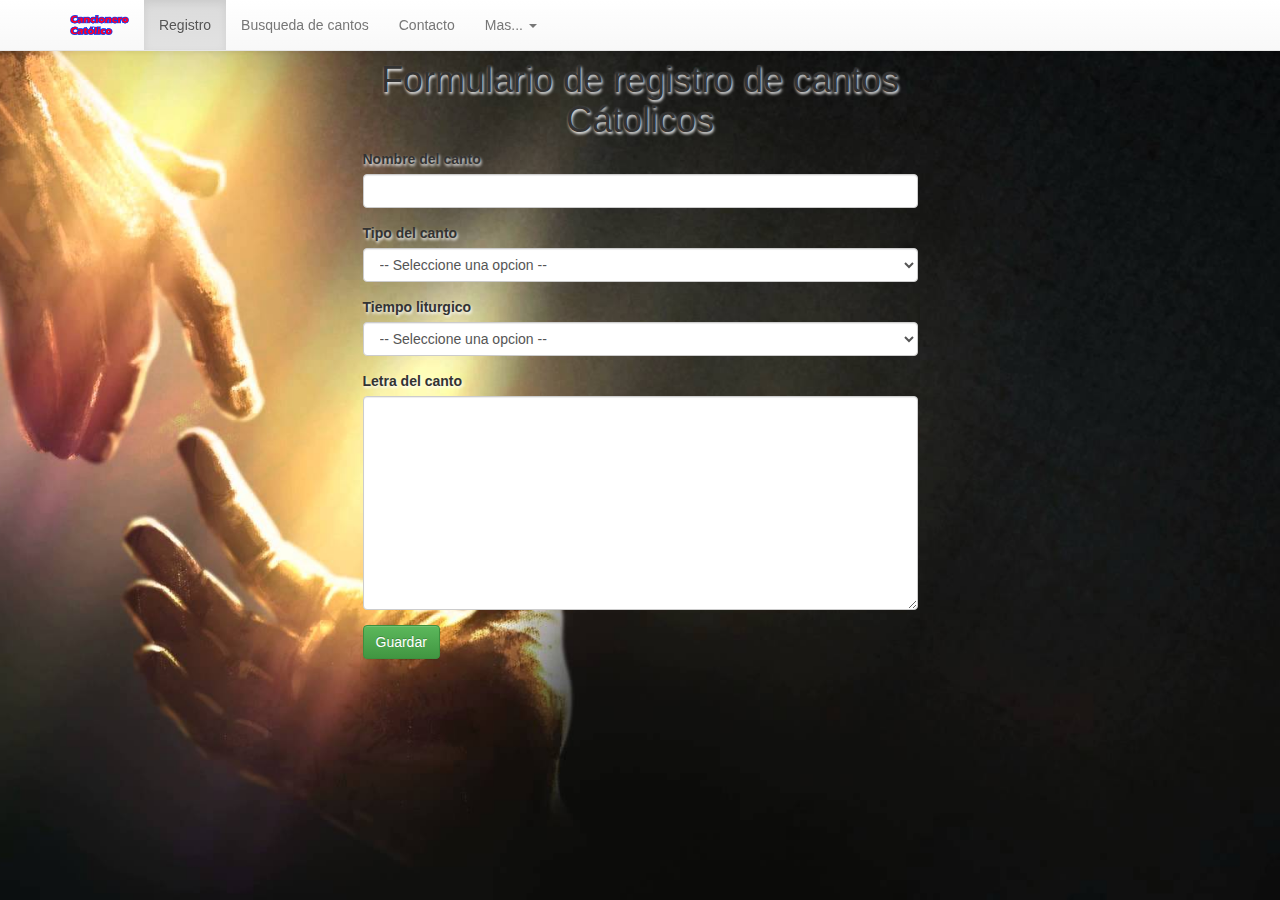
<file: index.html>
<!DOCTYPE html>
<html lang="es">
<head>
	<meta charset="UTF-8">
	<title>Cancionero Cátolico</title>
	<meta name="viewport" content="width=device-width, initial-scale=1">
  <link rel="icon" type="image/png" href="images/favicon.png">
	<link rel="stylesheet" href="css/bootstrap.css">
	<link rel="stylesheet" href="css/bootstrap-theme.css">
	<link rel="stylesheet" href="css/style.css">
	<script src="js/jquery-3.2.1.min.js"></script>
	<script src="js/bootstrap.js"></script>

</head>
<body>
	<div class="container">

     <!-- Fixed navbar -->
    <nav class="navbar navbar-default navbar-fixed-top">
      <div class="container">
        <div class="navbar-header">
          <button type="button" class="navbar-toggle collapsed" data-toggle="collapse" data-target="#navbar" aria-expanded="false" aria-controls="navbar">
            <span class="sr-only">Toggle navigation</span>
            <span class="icon-bar"></span>
            <span class="icon-bar"></span>
            <span class="icon-bar"></span>
          </button>
          <a class="navbar-brand" href="#"><img src="images/logo.png" alt=""></a>
        </div>
        <div id="navbar" class="navbar-collapse collapse">
          <ul class="nav navbar-nav">
            <li class="active"><a href="#">Registro</a></li>
            <li><a href="modulos/consultas/busqueda.php">Busqueda de cantos</a></li>
            <li><a href="modulos/contacto/contacto.html">Contacto</a></li>
            <li class="dropdown">
              <a href="#" class="dropdown-toggle" data-toggle="dropdown" role="button" aria-haspopup="true" aria-expanded="false">Mas... <span class="caret"></span></a>
              <ul class="dropdown-menu">
                <li><a href="modulos/consultas/editar.php">Editar Cantos</a></li>
                <li><a href="modulos/consultas/eliminar.php">Eliminar Cantos</a></li>
                <li><a href="modulos/upload/music.php">Subir Audios de cantos</a></li>
                <li role="separator" class="divider"></li>
                <li class="dropdown-header">Tambien puedes:</li>
                <li><a href="#">Ver Esquema rapidos</a></li>
                <li><a href="#">Ver Biblioteca de Esquemas</a></li>
              </ul>
            </li>
          </ul>
        </div><!--/.nav-collapse -->
      </div>
    </nav>
	<br><br>
		<div class="row">
			<div class="col-md-offset-3 col-md-6">
			<h1 class="text-center">Formulario de registro de cantos Cátolicos</h1>
				<form method="post" action="modulos/consultas/registro.php">
					<div class="form-group">
					<label for="">Nombre del canto</label>
					<input type="text" name="nombre" class="form-control" required>
					</div>

					<div class="form-group">
					<label for="">Tipo del canto</label>
					<select class="form-control" name="tipo" required>
					<option value="">-- Seleccione una opcion --</option>
    				<option value="Cantos de Adoración">Cantos de Adoración</option>
    				<option value="Cantos Euncaristicos">Cantos Euncaristicos</option>
    				<option value="Cantos de Animación">Cantos de Animación</option>
    				<option value="Cantos liturgico">Cantos Liturgico</option>
  					</select>
					</div>

					<div class="form-group">
					<label for="">Tiempo liturgico</label>
					<select class="form-control" name="tiempo" required>
					<option value="">-- Seleccione una opcion --</option>
    				<option value="No litúrgico">No litúrgico</option>
    				<option value="Tiempo de Adviento">Tiempo de Adviento</option>
    				<option value="Tiempo de Navidad">Tiempo de Navidad</option>
    				<option value="Tiempo de Cuaresma">Tiempo de Cuaresma</option>
    				<option value="Tiempo de Pascua">Tiempo de Pascua</option>
    				<option value="Tiempo Ordinario">Tiempo Ordinario</option>
  					</select>
					</div>

					<div class="form-group">
					<label for="">Letra del canto</label><br>
					<textarea class="form-control" name="letra" id="editor1" rows="10" cols="75" required></textarea>

					</div>
					<input type="submit" value="Guardar" class="btn btn-success"><br><br>
				</form>
			</div>
		</div>
	</div>
</body>
</html>
</file>
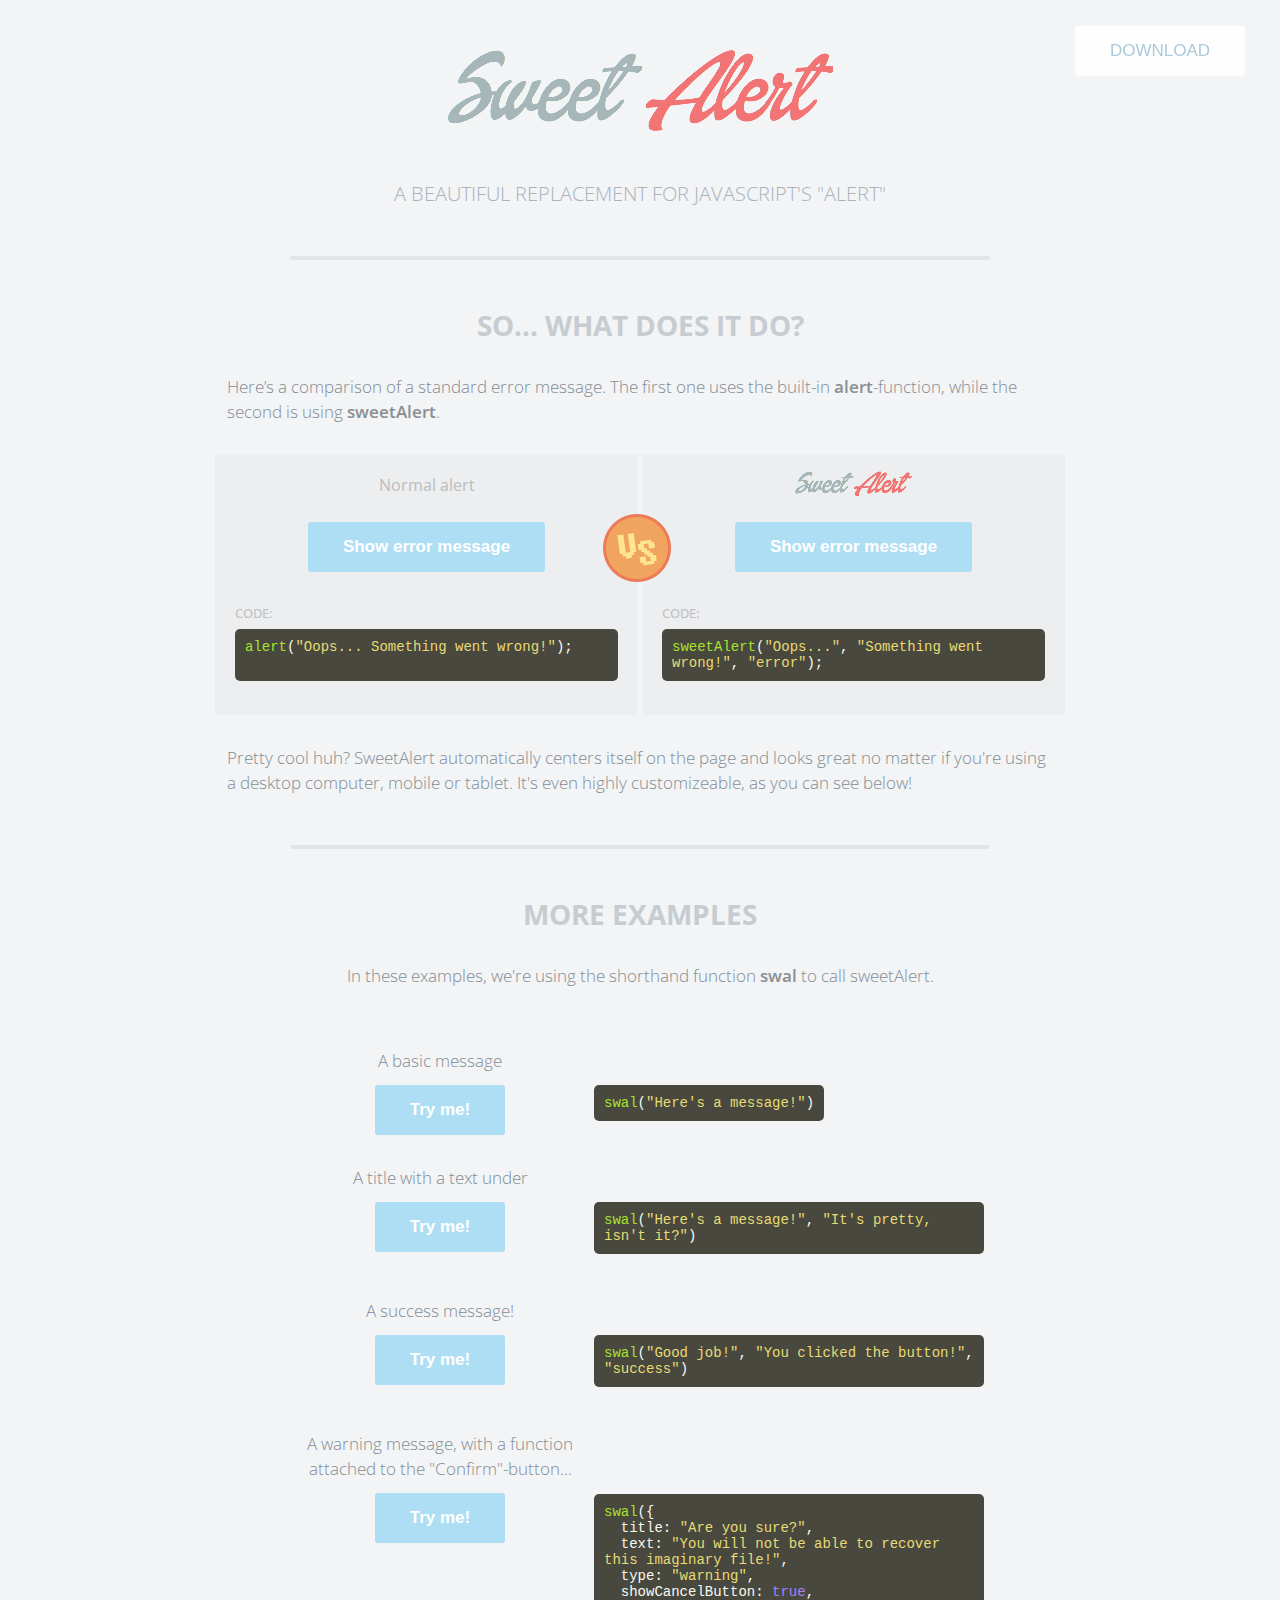
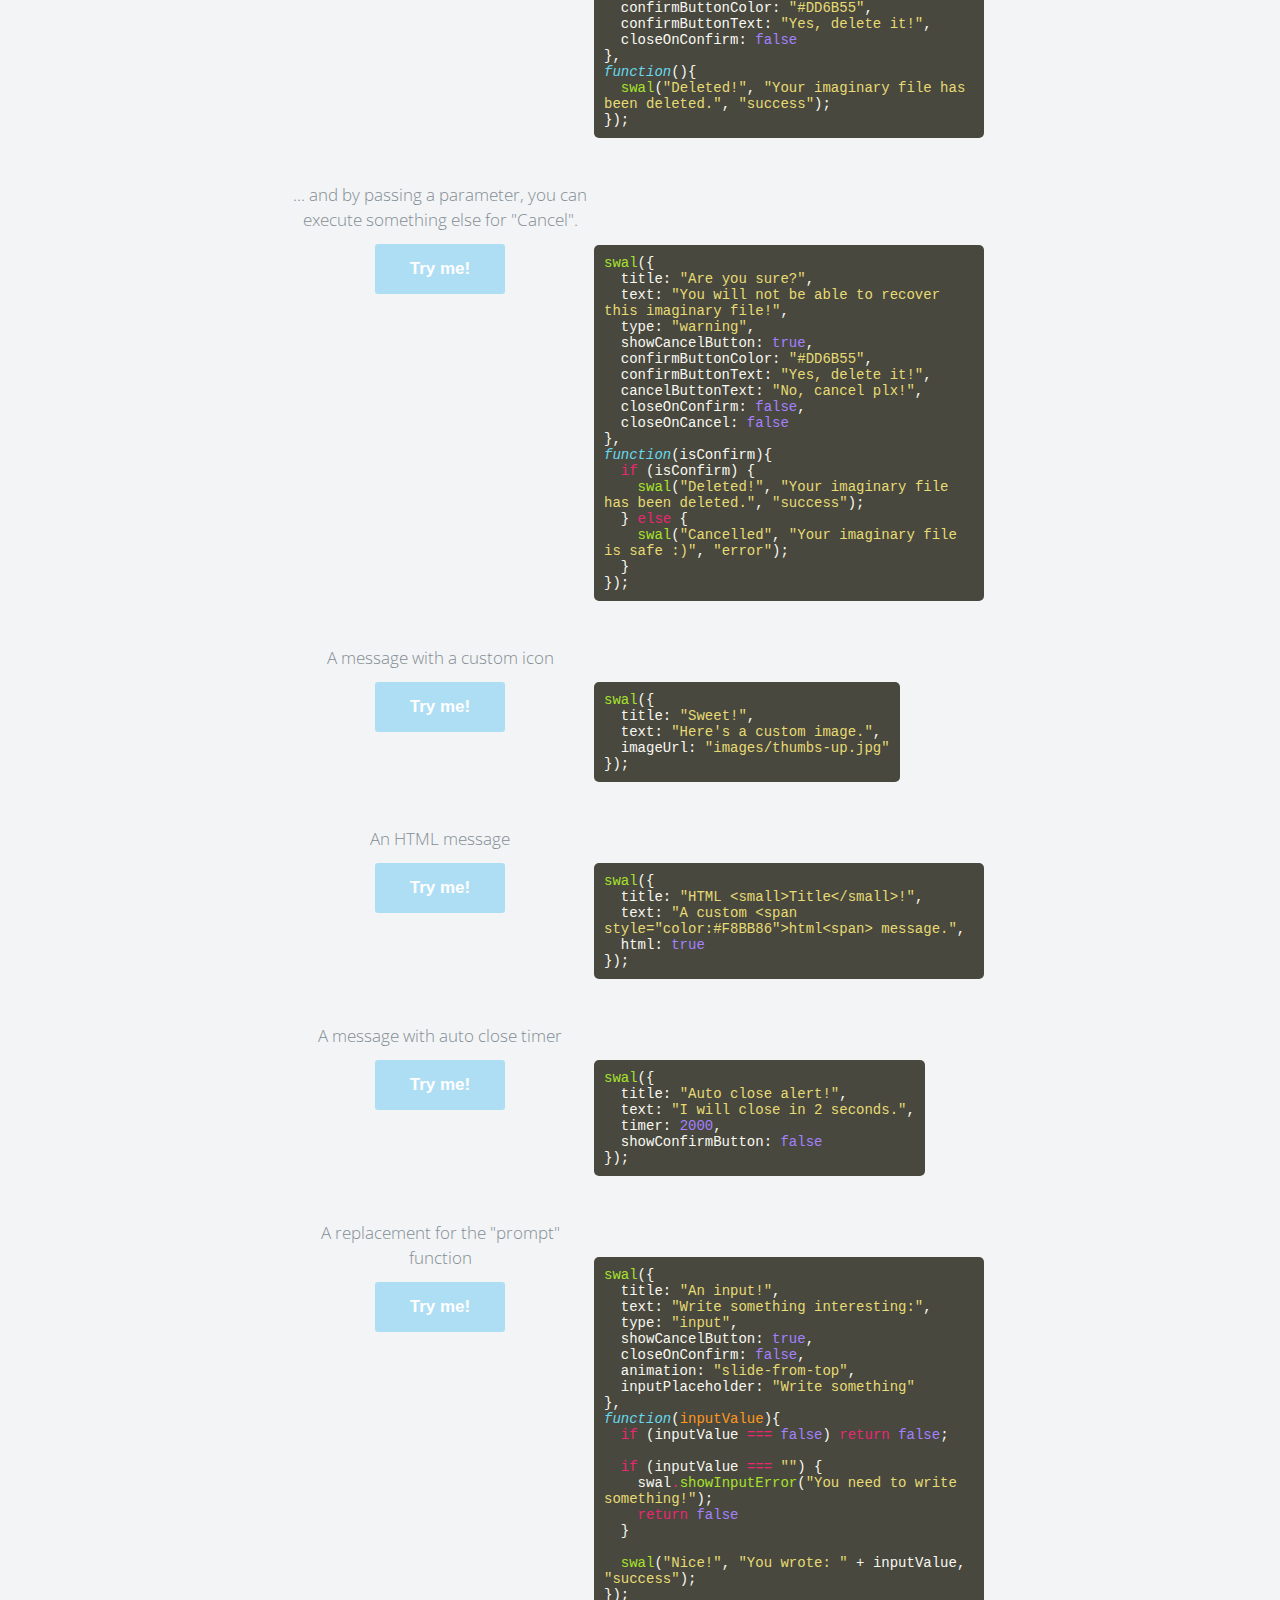
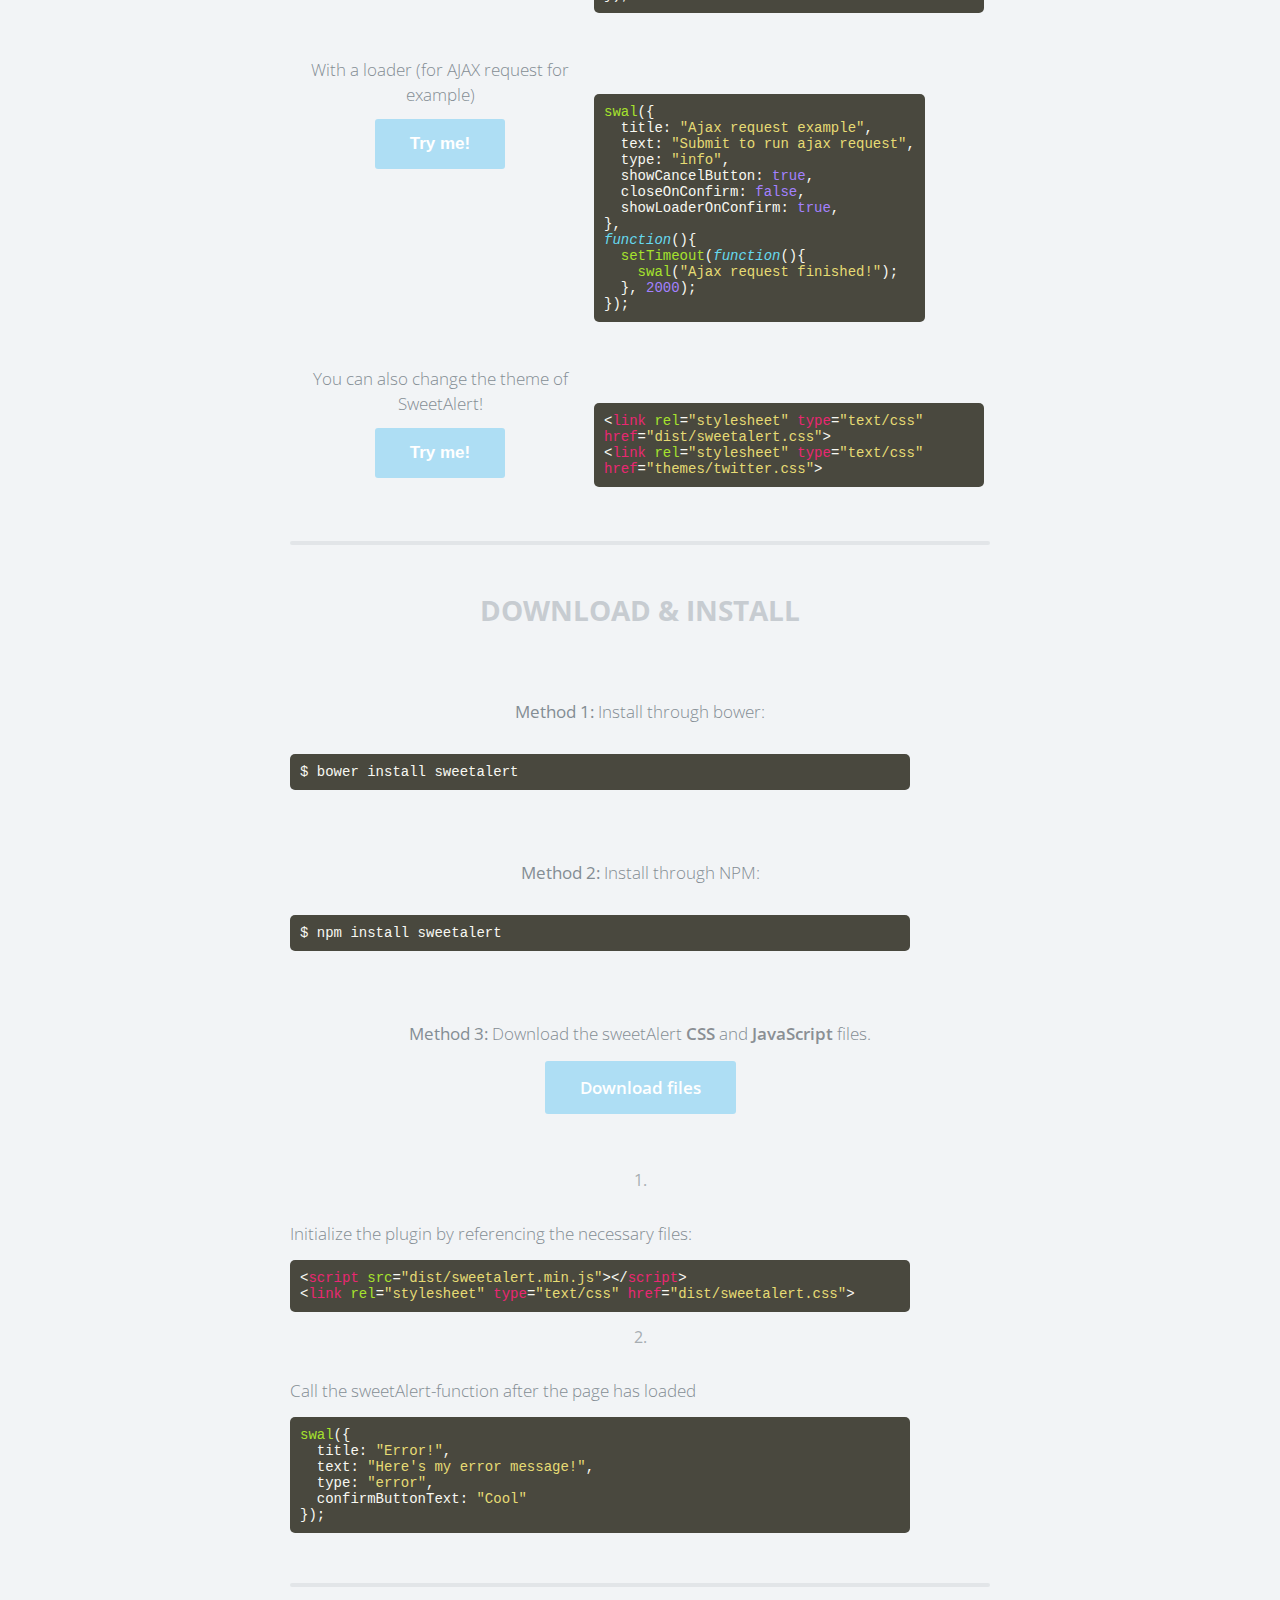
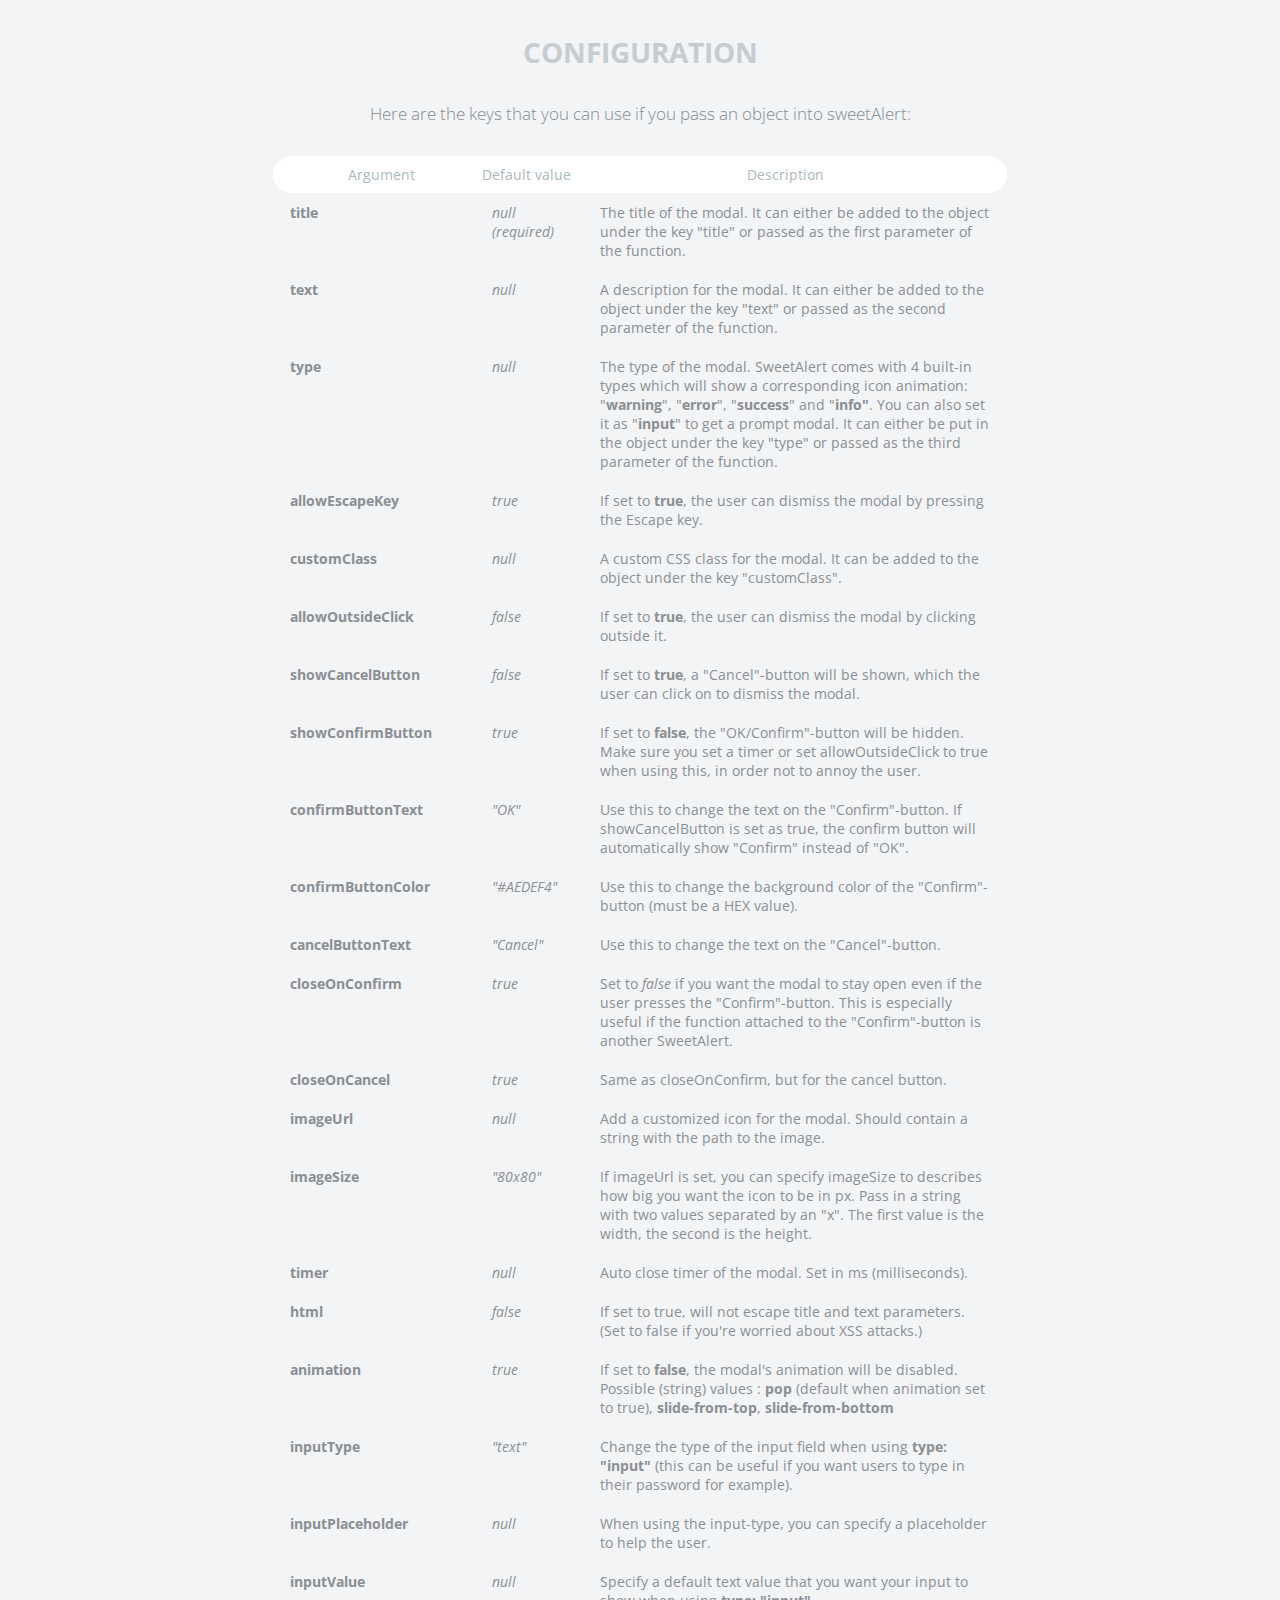
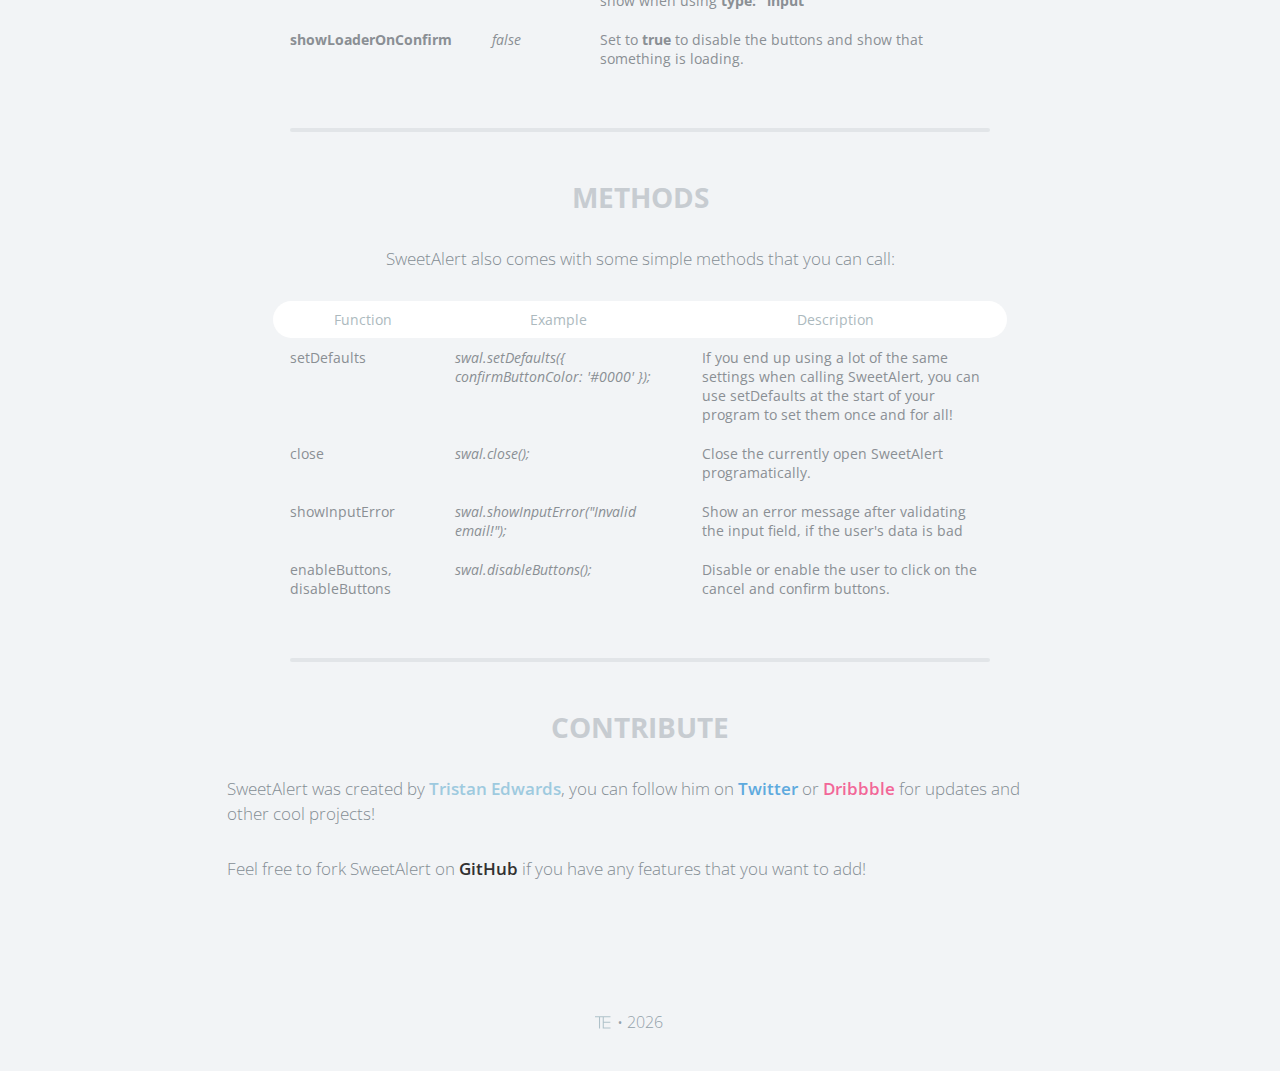
<file: sweetalert/index.html>
<!doctype html>

<html>

<head>
  <meta charset="utf-8">
  <meta name="viewport" content="width=device-width, initial-scale=1, maximum-scale=1, user-scalable=0" />
  <title>SweetAlert</title>

  <link rel="stylesheet" href="example/example.css">
  <script src="https://code.jquery.com/jquery-2.1.3.min.js"></script>

  <!-- This is what you need -->
  <script src="dist/sweetalert-dev.js"></script>
  <link rel="stylesheet" href="dist/sweetalert.css">
  <!--.......................-->

</head>

<body>

<h1>Sweet Alert</h1>
<h2>A beautiful replacement for JavaScript's "Alert"</h2>
<button class="download">Download</button>

<!-- What does it do? -->
<h3>So... What does it do?</h3>
<p>Here’s a comparison of a standard error message. The first one uses the built-in <strong>alert</strong>-function, while the second is using <strong>sweetAlert</strong>.</p>

<div class="showcase normal">
	<h4>Normal alert</h4>
	<button>Show error message</button>

	<h5>Code:</h5>
	<pre><span class="attr">alert</span>(<span class="str">"Oops... Something went wrong!"</span>);

	</pre>

	<div class="vs-icon"></div>
</div>

<div class="showcase sweet">
	<h4>Sweet Alert</h4>
	<button>Show error message</button>

	<h5>Code:</h5>
	<pre><span class="attr">sweetAlert</span>(<span class="str">"Oops..."</span>, <span class="str">"Something went wrong!"</span>, <span class="str">"error"</span>);</pre>
</div>

<p>Pretty cool huh? SweetAlert automatically centers itself on the page and looks great no matter if you're using a desktop computer, mobile or tablet. It's even highly customizeable, as you can see below!</p>


<!-- Examples -->
<h3>More examples</h3>

<p class="center">In these examples, we're using the shorthand function <strong>swal</strong> to call sweetAlert.</p>

<ul class="examples">

	<li class="message">
		<div class="ui">
			<p>A basic message</p>
			<button>Try me!</button>
		</div>
		<pre><span class="attr">swal</span>(<span class="str">"Here's a message!"</span>)</pre>
	</li>

	<li class="title-text">
		<div class="ui">
			<p>A title with a text under</p>
			<button>Try me!</button>
		</div>
		<pre><span class="attr">swal</span>(<span class="str">"Here's a message!"</span>, <span class="str">"It's pretty, isn't it?"</span>)</pre>
	</li>

	<li class="success">
		<div class="ui">
			<p>A success message!</p>
			<button>Try me!</button>
		</div>
		<pre><span class="attr">swal</span>(<span class="str">"Good job!"</span>, <span class="str">"You clicked the button!"</span>, <span class="str">"success"</span>)</pre>
	</li>

	<li class="warning confirm">
		<div class="ui">
			<p>A warning message, with a function attached to the "Confirm"-button...</p>
			<button>Try me!</button>
		</div>
		<pre><span class="attr">swal</span>({
&nbsp;&nbsp;title: <span class="str">"Are you sure?"</span>,
&nbsp;&nbsp;text: <span class="str">"You will not be able to recover this imaginary file!"</span>,
&nbsp;&nbsp;type: <span class="str">"warning"</span>,
&nbsp;&nbsp;showCancelButton: <span class="val">true</span>,
&nbsp;&nbsp;confirmButtonColor: <span class="str">"#DD6B55"</span>,
&nbsp;&nbsp;confirmButtonText: <span class="str">"Yes, delete it!"</span>,
&nbsp;&nbsp;closeOnConfirm: <span class="val">false</span>
},
<span class="func"><i>function</i></span>(){
&nbsp;&nbsp;<span class="attr">swal</span>(<span class="str">"Deleted!"</span>, <span class="str">"Your imaginary file has been deleted."</span>, <span class="str">"success"</span>);
});</pre>
	</li>

	<li class="warning cancel">
		<div class="ui">
			<p>... and by passing a parameter, you can execute something else for "Cancel".</p>
			<button>Try me!</button>
		</div>
		<pre><span class="attr">swal</span>({
&nbsp;&nbsp;title: <span class="str">"Are you sure?"</span>,
&nbsp;&nbsp;text: <span class="str">"You will not be able to recover this imaginary file!"</span>,
&nbsp;&nbsp;type: <span class="str">"warning"</span>,
&nbsp;&nbsp;showCancelButton: <span class="val">true</span>,
&nbsp;&nbsp;confirmButtonColor: <span class="str">"#DD6B55"</span>,
&nbsp;&nbsp;confirmButtonText: <span class="str">"Yes, delete it!"</span>,
&nbsp;&nbsp;cancelButtonText: <span class="str">"No, cancel plx!"</span>,
&nbsp;&nbsp;closeOnConfirm: <span class="val">false</span>,
&nbsp;&nbsp;closeOnCancel: <span class="val">false</span>
},
<span class="func"><i>function</i></span>(isConfirm){
&nbsp;&nbsp;<span class="tag">if</span> (isConfirm) {
&nbsp;&nbsp;&nbsp;&nbsp;<span class="attr">swal</span>(<span class="str">"Deleted!"</span>, <span class="str">"Your imaginary file has been deleted."</span>, <span class="str">"success"</span>);
&nbsp;&nbsp;} <span class="tag">else</span> {
	&nbsp;&nbsp;&nbsp;&nbsp;<span class="attr">swal</span>(<span class="str">"Cancelled"</span>, <span class="str">"Your imaginary file is safe :)"</span>, <span class="str">"error"</span>);
&nbsp;&nbsp;}
});</pre>
	</li>

	<li class="custom-icon">
		<div class="ui">
			<p>A message with a custom icon</p>
			<button>Try me!</button>
		</div>
		<pre><span class="attr">swal</span>({
&nbsp;&nbsp;title: <span class="str">"Sweet!"</span>,
&nbsp;&nbsp;text: <span class="str">"Here's a custom image."</span>,
&nbsp;&nbsp;imageUrl: <span class="str">"images/thumbs-up.jpg"</span>
});</pre>
	</li>

	<li class="message-html">
		<div class="ui">
			<p>An HTML message</p>
			<button>Try me!</button>
		</div>
		<pre><span class="attr">swal</span>({
&nbsp;&nbsp;title: <span class="str">"HTML &lt;small&gt;Title&lt;/small&gt;!"</span>,
&nbsp;&nbsp;text: <span class="str">"A custom &lt;span style="color:#F8BB86"&gt;html&lt;span&gt; message."</span>,
&nbsp;&nbsp;html: <span class="val">true</span>
});</pre>
	</li>

	<li class="timer">
		<div class="ui">
			<p>A message with auto close timer</p>
			<button>Try me!</button>
		</div>
		<pre><span class="attr">swal</span>({
&nbsp;&nbsp;title: <span class="str">"Auto close alert!"</span>,
&nbsp;&nbsp;text: <span class="str">"I will close in 2 seconds."</span>,
&nbsp;&nbsp;timer: <span class="val">2000</span>,
&nbsp;&nbsp;showConfirmButton: <span class="val">false</span>
});</pre>
	</li>


	<li class="input">
		<div class="ui">
			<p>A replacement for the "prompt" function</p>
			<button>Try me!</button>
		</div>
		<pre><span class="attr">swal</span>({
&nbsp;&nbsp;title: <span class="str">"An input!"</span>,
&nbsp;&nbsp;text: <span class="str">"Write something interesting:"</span>,
&nbsp;&nbsp;type: <span class="str">"input"</span>,
&nbsp;&nbsp;showCancelButton: <span class="val">true</span>,
&nbsp;&nbsp;closeOnConfirm: <span class="val">false</span>,
&nbsp;&nbsp;animation: <span class="str">"slide-from-top"</span>,
&nbsp;&nbsp;inputPlaceholder: <span class="str">"Write something"</span>
},
<span class="func"><i>function</i></span>(<span class="arg">inputValue</span>){
&nbsp;&nbsp;<span class="tag">if</span> (inputValue <span class="tag">===</span> <span class="val">false</span>) <span class="tag">return</span> <span class="val">false</span>;
&nbsp;&nbsp;
&nbsp;&nbsp;<span class="tag">if</span> (inputValue <span class="tag">===</span> <span class="str">""</span>) {
&nbsp;&nbsp;&nbsp;&nbsp;swal<span class="tag">.</span><span class="attr">showInputError</span>(<span class="str">"You need to write something!"</span>);
&nbsp;&nbsp;&nbsp;&nbsp;<span class="tag">return</span> <span class="val">false</span>
&nbsp;&nbsp;}
&nbsp;&nbsp;
&nbsp;&nbsp;<span class="attr">swal</span>(<span class="str">"Nice!"</span>, <span class="str">"You wrote: "</span> + inputValue, <span class="str">"success"</span>);
});</pre>
	</li>

  <li class="ajax">
    <div class="ui">
			<p>With a loader (for AJAX request for example)</p>
			<button>Try me!</button>
		</div>
		<pre><span class="attr">swal</span>({
&nbsp;&nbsp;title: <span class="str">"Ajax request example"</span>,
&nbsp;&nbsp;text: <span class="str">"Submit to run ajax request"</span>,
&nbsp;&nbsp;type: <span class="str">"info"</span>,
&nbsp;&nbsp;showCancelButton: <span class="val">true</span>,
&nbsp;&nbsp;closeOnConfirm: <span class="val">false</span>,
&nbsp;&nbsp;showLoaderOnConfirm: <span class="val">true</span>,
},
<span class="func"><i>function</i></span>(){
&nbsp;&nbsp;<span class="attr">setTimeout</span>(<span class="func"><i>function</i></span>(){
&nbsp;&nbsp;&nbsp;&nbsp;<span class="attr">swal</span>(<span class="str">"Ajax request finished!"</span>);
&nbsp;&nbsp;}, <span class="val">2000</span>);
});</pre>
	</li>

	<li class="theme">
		<div class="ui">
			<p>You can also change the theme of SweetAlert!</p>
			<button>Try me!</button>
		</div>
		<pre>&lt;<span class="tag">link</span> <span class="attr">rel</span>=<span class="str">"stylesheet"</span> <span class="tag">type</span>=<span class="str">"text/css"</span> <span class="tag">href</span>=<span class="str">"dist/sweetalert.css"</span>&gt;
			&lt;<span class="tag">link</span> <span class="attr">rel</span>=<span class="str">"stylesheet"</span> <span class="tag">type</span>=<span class="str">"text/css"</span> <span class="tag">href</span>=<span class="str">"themes/twitter.css"</span>&gt;</pre>
	</li>

</ul>


<!-- Download & Install -->
<h3 id="download-section">Download & install</h3>

<div class="center-container">
	<p class="center"><b>Method 1:</b> Install through bower:</p>
	<pre class="center">$ bower install sweetalert</pre>
</div>

<div class="center-container">
	<p class="center"><b>Method 2:</b> Install through NPM:</p>
	<pre class="center">$ npm install sweetalert</pre>
</div>

<p class="center"><b>Method 3:</b> Download the sweetAlert <strong>CSS</strong> and <strong>JavaScript</strong> files.</p>

<a class="button" href="https://github.com/t4t5/sweetalert/archive/master.zip" download>Download files</a>

<ol>
	<li>
		<p>Initialize the plugin by referencing the necessary files:</p>
		<pre>&lt;<span class="tag">script</span> <span class="attr">src</span>=<span class="str">"dist/sweetalert.min.js"</span>&gt;&lt;/<span class="tag">script</span>&gt;
&lt;<span class="tag">link</span> <span class="attr">rel</span>=<span class="str">"stylesheet"</span> <span class="tag">type</span>=<span class="str">"text/css"</span> <span class="tag">href</span>=<span class="str">"dist/sweetalert.css"</span>&gt;</pre>
	</li>

	<li>
		<p>Call the sweetAlert-function after the page has loaded</p>
		<pre><span class="attr">swal</span>({
&nbsp;&nbsp;title: <span class="str">"Error!"</span>,
&nbsp;&nbsp;text: <span class="str">"Here's my error message!"</span>,
&nbsp;&nbsp;type: <span class="str">"error"</span>,
&nbsp;&nbsp;confirmButtonText: <span class="str">"Cool"</span>
});
</pre>
	</li>
</ol>



<!-- Configuration -->
<h3>Configuration</h3>

<p class="center">Here are the keys that you can use if you pass an object into sweetAlert:</p>

<table>
	<tr class="titles">
		<th>
			<div class="border-left"></div>
			Argument
		</th>
		<th>Default value</th>
		<th>
			<div class="border-right"></div>
			Description
		</th>
	</tr>
	<tr>
		<td><b>title</b></td>
		<td><i>null (required)</i></td>
		<td>The title of the modal. It can either be added to the object under the key "title" or passed as the first parameter of the function.</td>
	</tr>
	<tr>
		<td><b>text</b></td>
		<td><i>null</i></td>
		<td>A description for the modal. It can either be added to the object under the key "text" or passed as the second parameter of the function.</td>
	</tr>
	<tr>
		<td><b>type</b></td>
		<td><i>null</i></td>
		<td>The type of the modal. SweetAlert comes with 4 built-in types which will show a corresponding icon animation: "<strong>warning</strong>", "<strong>error</strong>", "<strong>success</strong>" and "<strong>info"</strong>. You can also set it as "<strong>input</strong>" to get a prompt modal. It can either be put in the object under the key "type" or passed as the third parameter of the function.</td>
	</tr>
    <tr>
      <td><b>allowEscapeKey</b></td>
      <td><i>true</i></td>
      <td>If set to <strong>true</strong>, the user can dismiss the modal by pressing the Escape key.</td>
    </tr>
	<tr>
		<td><b>customClass</b></td>
		<td><i>null</i></td>
		<td>A custom CSS class for the modal. It can be added to the object under the key "customClass".</td>
	</tr>
	<tr>
		<td><b>allowOutsideClick</b></td>
		<td><i>false</i></td>
		<td>If set to <strong>true</strong>, the user can dismiss the modal by clicking outside it.</td>
	</tr>
	<tr>
		<td><b>showCancelButton</b></td>
		<td><i>false</i></td>
		<td>If set to <strong>true</strong>, a "Cancel"-button will be shown, which the user can click on to dismiss the modal.</td>
	</tr>
	<tr>
		<td><b>showConfirmButton</b></td>
		<td><i>true</i></td>
		<td>If set to <strong>false</strong>, the "OK/Confirm"-button will be hidden. Make sure you set a timer or set allowOutsideClick to true when using this, in order not to annoy the user.</td>
	</tr>
	<tr>
		<td><b>confirmButtonText</b></td>
		<td><i>"OK"</i></td>
		<td>Use this to change the text on the "Confirm"-button. If showCancelButton is set as true, the confirm button will automatically show "Confirm" instead of "OK".</td>
	</tr>
	<tr>
		<td><b>confirmButtonColor</b></td>
		<td><i>"#AEDEF4"</i></td>
		<td>Use this to change the background color of the "Confirm"-button (must be a HEX value).</td>
	</tr>
	<tr>
		<td><b>cancelButtonText</b></td>
		<td><i>"Cancel"</i></td>
		<td>Use this to change the text on the "Cancel"-button.</td>
	</tr>
	<tr>
		<td><b>closeOnConfirm</b></td>
		<td><i>true</i></td>
		<td>Set to <i>false</i> if you want the modal to stay open even if the user presses the "Confirm"-button. This is especially useful if the function attached to the "Confirm"-button is another SweetAlert.</td>
	</tr>
	<tr>
		<td><b>closeOnCancel</b></td>
		<td><i>true</i></td>
		<td>Same as closeOnConfirm, but for the cancel button.</td>
	</tr>
	<tr>
		<td><b>imageUrl</b></td>
		<td><i>null</i></td>
		<td>Add a customized icon for the modal. Should contain a string with the path to the image.</td>
	</tr>
	<tr>
		<td><b>imageSize</b></td>
		<td><i>"80x80"</i></td>
		<td>If imageUrl is set, you can specify imageSize to describes how big you want the icon to be in px. Pass in a string with two values separated by an "x". The first value is the width, the second is the height.</td>
	</tr>
	<tr>
		<td><b>timer</b></td>
		<td><i>null</i></td>
		<td>Auto close timer of the modal. Set in ms (milliseconds).</td>
	</tr>
	<tr>
		<td><b>html</b></td>
		<td><i>false</i></td>
		<td>If set to true, will not escape title and text parameters. (Set to false if you're worried about XSS attacks.)</td>
	</tr>
	<tr>
		<td><b>animation</b></td>
		<td><i>true</i></td>
		<td>If set to <strong>false</strong>, the modal's animation will be disabled. Possible (string) values : <strong>pop</strong> (default when animation set to true), <strong>slide-from-top</strong>, <strong>slide-from-bottom</strong></td>
	</tr>
	<tr>
		<td><b>inputType</b></td>
		<td><i>"text"</i></td>
		<td>Change the type of the input field when using <strong>type: "input"</strong> (this can be useful if you want users to type in their password for example).</td>
	</tr>
	<tr>
		<td><b>inputPlaceholder</b></td>
		<td><i>null</i></td>
		<td>When using the input-type, you can specify a placeholder to help the user.</td>
	</tr>
	<tr>
		<td><b>inputValue</b></td>
		<td><i>null</i></td>
		<td>Specify a default text value that you want your input to show when using <strong>type: "input"</strong></td>
	</tr>
	<tr>
		<td><b>showLoaderOnConfirm</b></td>
		<td><i>false</i></td>
    <td>Set to <strong>true</strong> to disable the buttons and show that something is loading.</td>
	</tr>
</table>


<!-- Methods -->
<h3>Methods</h3>

<p class="center">SweetAlert also comes with some simple methods that you can call:</p>

<table>
	<tr class="titles">
		<th>
			<div class="border-left"></div>
			Function
		</th>
		<th>Example</th>
		<th>
			<div class="border-right"></div>
			Description
		</th>
	</tr>
	<tr>
		<td>setDefaults</td>
		<td><i>swal.setDefaults({ confirmButtonColor: '#0000' });</i></td>
		<td>If you end up using a lot of the same settings when calling SweetAlert, you can use setDefaults at the start of your program to set them once and for all!</td>
	</tr>
	<tr>
		<td>close</td>
		<td><i>swal.close();</i></td>
		<td>Close the currently open SweetAlert programatically.</td>
	</tr>
	<tr>
		<td>showInputError</td>
		<td><i>swal.showInputError("Invalid email!");</i></td>
		<td>Show an error message after validating the input field, if the user's data is bad</td>
	</tr>
	<tr>
		<td>enableButtons, disableButtons</td>
		<td><i>swal.disableButtons();</i></td>
		<td>Disable or enable the user to click on the cancel and confirm buttons.</td>
	</tr>
</table>



<!-- Contribute -->
<h3>Contribute</h3>
<p>SweetAlert was created by <a href="http://tristanedwards.me" target="_blank">Tristan Edwards</a>, you can follow him on <a href="https://twitter.com/t4t5" target="_blank" class="twitter">Twitter</a> or <a href="https://dribbble.com/tristanedwards" target="_blank" class="dribbble">Dribbble</a> for updates and other cool projects!</p>
<p>Feel free to fork SweetAlert on <a href="https://github.com/t4t5/sweetalert" class="github">GitHub</a> if you have any features that you want to add!</p>


<footer>
	<span class="te-logo">TE</span> • <script>document.write(new Date().getFullYear())</script>
</footer>


<script>

document.querySelector('button.download').onclick = function(){
	$("html, body").animate({ scrollTop: $("#download-section").offset().top }, 1000);
};

document.querySelector('.showcase.normal button').onclick = function(){
	alert("Oops... Something went wrong!");
};

document.querySelector('.showcase.sweet button').onclick = function(){
	swal("Oops...", "Something went wrong!", "error");
};

document.querySelector('ul.examples li.message button').onclick = function(){
	swal("Here's a message!");
};

document.querySelector('ul.examples li.timer button').onclick = function(){
	swal({
		title: "Auto close alert!",
		text: "I will close in 2 seconds.",
		timer: 2000,
		showConfirmButton: false
	});
};

document.querySelector('ul.examples li.title-text button').onclick = function(){
	swal("Here's a message!", "It's pretty, isn't it?");
};

document.querySelector('ul.examples li.success button').onclick = function(){
	swal("Good job!", "You clicked the button!", "success");
};

document.querySelector('ul.examples li.warning.confirm button').onclick = function(){
	swal({
		title: "Are you sure?",
		text: "You will not be able to recover this imaginary file!",
		type: "warning",
		showCancelButton: true,
		confirmButtonColor: '#DD6B55',
		confirmButtonText: 'Yes, delete it!',
		closeOnConfirm: false
	},
	function(){
		swal("Deleted!", "Your imaginary file has been deleted!", "success");
	});
};

document.querySelector('ul.examples li.warning.cancel button').onclick = function(){
	swal({
		title: "Are you sure?",
		text: "You will not be able to recover this imaginary file!",
		type: "warning",
		showCancelButton: true,
		confirmButtonColor: '#DD6B55',
		confirmButtonText: 'Yes, delete it!',
		cancelButtonText: "No, cancel plx!",
		closeOnConfirm: false,
		closeOnCancel: false
	},
	function(isConfirm){
    if (isConfirm){
      swal("Deleted!", "Your imaginary file has been deleted!", "success");
    } else {
      swal("Cancelled", "Your imaginary file is safe :)", "error");
    }
	});
};

document.querySelector('ul.examples li.custom-icon button').onclick = function(){
	swal({
		title: "Sweet!",
		text: "Here's a custom image.",
		imageUrl: 'example/images/thumbs-up.jpg'
	});
};

document.querySelector('ul.examples li.message-html button').onclick = function(){
	swal({
		title: "HTML <small>Title</small>!",
		text: 'A custom <span style="color:#F8BB86">html</span> message.',
		html: true
	});
};

document.querySelector('ul.examples li.input button').onclick = function(){
	swal({
		title: "An input!",
		text: 'Write something interesting:',
		type: 'input',
		showCancelButton: true,
		closeOnConfirm: false,
		animation: "slide-from-top",
		inputPlaceholder: "Write something",
	},
	function(inputValue){
		if (inputValue === false) return false;

		if (inputValue === "") {
			swal.showInputError("You need to write something!");
			return false;
		}
    
		swal("Nice!", 'You wrote: ' + inputValue, "success");

	});
};

document.querySelector('ul.examples li.theme button').onclick = function() {
	swal({
		title: "Themes!",
		text: "Here's the Twitter theme for SweetAlert!",
		confirmButtonText: "Cool!",
		customClass: 'twitter'
	});
};

document.querySelector('ul.examples li.ajax button').onclick = function() {
  swal({
    title: 'Ajax request example',
    text: 'Submit to run ajax request',
    type: 'info',
    showCancelButton: true,
    closeOnConfirm: false,
    showLoaderOnConfirm: true,
  }, function(){
    setTimeout(function() {
      swal('Ajax request finished!');
    }, 2000);
  });
};

</script>



</body>

</html>
</file>
<file: css/style.css>
body{
	background-image: url(../images/fondo.jpg);
	 background-position: center center;
	 background-repeat: no-repeat;
	 background-attachment: fixed;
	 background-size: cover;
	 background-color: #464646;
}

h1, h3, label{
text-shadow: 1px 2px 3px #FFFFFF;
}


table {     font-family: "Lucida Sans Unicode", "Lucida Grande", Sans-Serif;
    font-size: 12px; width: 480px; text-align: left;    border-collapse: collapse; }

th {     font-size: 13px;     font-weight: normal;     padding: 8px;     background: #b9c9fe;
    border-top: 4px solid #aabcfe;    border-bottom: 1px solid #fff; color: #039; }

td {    padding: 8px;     background: #e8edff;     border-bottom: 1px solid #fff;
    color: #669;    border-top: 1px solid transparent; }

tr:hover td { background: #d0dafd; color: #339; }

.divcustom{
	width:50%;
	background-color: rgba(250, 244, 227, 0.8);
	border-radius: 15px;
	text-align: center;
}

.navbar-brand {
  padding: 0px;
}
.navbar-brand>img {
  height: 100%;
  padding: 15px;
  width: auto;
}







/*************************
EXAMPLES 2-7 BELOW 
**************************/

/* EXAMPLE 2 (larger logo) - simply adjust top bottom padding to make logo larger */

.example2 .navbar-brand>img {
  padding: 7px 15px;
}


/* EXAMPLE 3

line height is 20px by default so add 30px top and bottom to equal the new .navbar-brand 80px height  */

.example3 .navbar-brand {
  height: 80px;
}

.example3 .nav >li >a {
  padding-top: 30px;
  padding-bottom: 30px;
}
.example3 .navbar-toggle {
  padding: 10px;
  margin: 25px 15px 25px 0;
}


/* EXAMPLE 4 - Small Narrow Logo*/
.example4 .navbar-brand>img {
  padding: 7px 14px;
}


/* EXAMPLE 5 - Logo with Text*/
.example5 .navbar-brand {
  display: flex;
  align-items: center;
}
.example5 .navbar-brand>img {
  padding: 7px 14px;
}


/* EXAMPLE 6 - Background Logo*/
.example6 .navbar-brand{ 
  background: url(https://res.cloudinary.com/candidbusiness/image/upload/v1455406304/dispute-bills-chicago.png) center / contain no-repeat;
  width: 200px;
}





/* EXAMPLE 8 - Center on mobile*/
	@media only screen and (max-width : 768px){
  .example-8 .navbar-brand {
  padding: 0px;
  transform: translateX(-50%);
  left: 50%;
  position: absolute;
}
.example-8 .navbar-brand>img {
  height: 100%;
  width: auto;
  padding: 7px 14px; 
}
}


/* EXAMPLE 8 - Center Background */
.example-8 .navbar-brand {
  background: url(https://res.cloudinary.com/candidbusiness/image/upload/v1455406304/dispute-bills-chicago.png) center / contain no-repeat;
  width: 200px;
  transform: translateX(-50%);
  left: 50%;
  position: absolute;
}





/* EXAMPLE 9 - Center with Flexbox and Text*/
.brand-centered {
  display: flex;
  justify-content: center;
  position: absolute;
  width: 100%;
  left: 0;
  top: 0;
}
.brand-centered .navbar-brand {
  display: flex;
  align-items: center;
}
.navbar-toggle {
    z-index: 1;
}




/* CSS Transform Align Navbar Brand Text ... This could also be achieved with table / table-cells */
.navbar-alignit .navbar-header {
	  -webkit-transform-style: preserve-3d;
  -moz-transform-style: preserve-3d;
  transform-style: preserve-3d;
  height: 50px;
}
.navbar-alignit .navbar-brand {
	top: 50%;
	display: block;
	position: relative;
	height: auto;
	transform: translate(0,-50%);
	margin-right: 15px;
  margin-left: 15px;
}





.navbar-nav>li>.dropdown-menu {
	z-index: 9999;
}

label::selection {
    background: green;
    color: black;
    text-shadow: 1px 1px #fff;
}

/* Firefox */
label, h1, h3::-moz-selection {
    background: green;
    color: black;
    text-shadow: 1px 1px #fff;
}
</file>
<file: sweetalert/example/example.css>
@import url(http://fonts.googleapis.com/css?family=Open+Sans:400,600,700,300);
@import url(http://fonts.googleapis.com/css?family=Open+Sans+Condensed:700);
body {
  background-color: #f2f4f6;
  font-family: 'Open Sans', sans-serif;
  text-align: center; }

h1 {
  background-image: url("images/logo_big.png");
  background-image: -webkit-image-set(url("images/logo_big.png") 1x, url("images/logo_big@2x.png") 2x);
  width: 385px;
  height: 81px;
  text-indent: -9999px;
  white-space: nowrap;
  margin: 50px auto; }
  @media all and (max-width: 420px) {
    h1 {
      width: 300px;
      background-size: contain;
      background-repeat: no-repeat;
      background-position: center; } }
  @media all and (max-width: 330px) {
    h1 {
      width: 250px; } }

h2 {
  font-size: 20px;
  color: #A9B2BC;
  line-height: 25px;
  text-transform: uppercase;
  font-weight: 300;
  text-align: center;
  display: block; }

h3 {
  font-size: 28px;
  color: #C7CCD1;
  text-transform: uppercase;
  font-family: 'Open Sans Condensed', sans-serif;
  margin-top: 100px;
  text-align: center;
  position: relative; }
  h3#download-section {
    margin-top: 50px;
    padding-top: 40px; }
  h3::after {
    content: "";
    background-color: #e2e5e8;
    height: 4px;
    width: 700px;
    left: 50%;
    margin-left: -350px;
    position: absolute;
    margin-top: -50px;
    border-radius: 2px; }
    @media all and (max-width: 740px) {
      h3::after {
        width: auto;
        left: 20px;
        right: 20px;
        margin-left: 0; } }

a {
  text-decoration: none; }

p {
  max-width: 826px;
  margin: 30px auto;
  font-size: 17px;
  font-weight: 300;
  color: #848D94;
  line-height: 25px;
  text-align: left; }
  p.center {
    text-align: center; }
  p strong {
    color: #8A8F94;
    font-weight: 600; }
  p a {
    color: #9ECADF;
    font-weight: 600; }
    p a:hover {
      text-decoration: underline; }
    p a.twitter {
      color: #5eaade; }
    p a.dribbble {
      color: #f26798; }
    p a.github {
      color: #323131; }

button, .button {
  background-color: #AEDEF4;
  color: white;
  border: none;
  box-shadow: none;
  font-size: 17px;
  font-weight: 500;
  font-weight: 600;
  border-radius: 3px;
  padding: 15px 35px;
  margin: 26px 5px 0 5px;
  cursor: pointer; }
  button:focus, .button:focus {
    outline: none; }
  button:hover, .button:hover {
    background-color: #a1d9f2; }
  button:active, .button:active {
    background-color: #81ccee; }
  button.cancel, .button.cancel {
    background-color: #D0D0D0; }
    button.cancel:hover, .button.cancel:hover {
      background-color: #c8c8c8; }
    button.cancel:active, .button.cancel:active {
      background-color: #b6b6b6; }
  button.download, .button.download {
    position: fixed;
    right: 30px;
    top: 0;
    background-color: rgba(255, 255, 255, 0.9);
    color: #ABCADA;
    font-weight: 500;
    text-transform: uppercase;
    z-index: 3; }
    @media all and (max-width: 1278px) {
      button.download, .button.download {
        display: none; } }

.center-container {
  max-width: 700px;
  margin: 70px auto; }

pre {
  background-color: #49483e;
  color: #f8f8f2;
  padding: 10px;
  border-radius: 5px;
  white-space: pre-line;
  text-align: left;
  font-size: 14px;
  max-width: 600px; }
  pre .str {
    color: #e6db74; }
  pre .func {
    color: #66d9ef; }
  pre .val {
    color: #a381ff; }
  pre .tag {
    color: #e92772; }
  pre .attr {
    color: #a6e22d; }
  pre .arg {
    color: #fd9720; }

.showcase {
  background-color: #eceef0;
  padding: 20px;
  display: inline-block;
  width: 383px;
  vertical-align: top;
  position: relative; }
  @media all and (max-width: 865px) {
    .showcase {
      margin: 5px auto;
      padding: 46px 20px; } }
  @media all and (max-width: 440px) {
    .showcase {
      width: auto; } }
  .showcase h4 {
    font-size: 16px;
    color: #BCBCBC;
    line-height: 22px;
    margin: 0 auto;
    font-weight: 400; }
  .showcase.sweet h4 {
    width: 117px;
    height: 25px;
    margin-top: -3px;
    text-indent: -9999px;
    background-image: url("images/logo_small.png");
    background-image: -webkit-image-set(url("images/logo_small.png") 1x, url("images/logo_small@2x.png") 2x); }
  .showcase h5 {
    margin-bottom: -7px;
    text-align: left;
    font-weight: 500;
    text-transform: uppercase;
    color: #c2c2c2; }
  .showcase button {
    margin-bottom: 10px; }
  .showcase .vs-icon {
    background-image: url("images/vs_icon.png");
    background-image: -webkit-image-set(url("images/vs_icon.png") 1x, url("images/vs_icon@2x.png") 2x);
    width: 69px;
    height: 69px;
    position: absolute;
    right: -34px;
    top: 60px;
    z-index: 2; }
    @media all and (max-width: 865px) {
      .showcase .vs-icon {
        margin: 5px auto;
        right: auto;
        left: 50%;
        margin-left: -35px;
        top: auto;
        bottom: -35px; } }

ul.examples {
  list-style-type: none;
  width: 700px;
  margin: 0 auto;
  text-align: left;
  padding-left: 0; }
  @media all and (max-width: 758px) {
    ul.examples {
      width: auto; } }
  ul.examples li {
    padding-left: 0; }
  ul.examples .ui, ul.examples pre {
    display: inline-block;
    vertical-align: top; }
    @media all and (max-width: 758px) {
      ul.examples .ui, ul.examples pre {
        display: block;
        max-width: none;
        margin: 0 auto; } }
  ul.examples .ui {
    width: 300px;
    text-align: center; }
    ul.examples .ui button {
      margin-top: 12px; }
    ul.examples .ui p {
      text-align: center;
      margin-bottom: 0; }
  ul.examples pre {
    max-width: 370px;
    margin-top: 67px; }
    @media all and (max-width: 758px) {
      ul.examples pre {
        margin-top: 16px !important;
        margin-bottom: 60px; } }
  ul.examples .warning pre {
    margin-top: 93px; }

ol {
  max-width: 700px;
  margin: 70px auto;
  list-style-position: inside;
  padding-left: 0; }
  ol li {
    color: #A7ADB2; }
    ol li p {
      margin-bottom: 10px; }

table {
  width: 700px;
  font-size: 14px;
  color: #8a8f94;
  margin: 10px auto;
  text-align: left;
  border-collapse: collapse; }
  @media all and (max-width: 750px) {
    table {
      width: auto;
      margin: 10px 20px; } }
  table th {
    background-color: white;
    padding: 9px;
    color: #acb9be;
    font-weight: 400;
    text-align: center;
    position: relative; }
    table th .border-left, table th .border-right {
      position: absolute;
      background-color: white;
      border-radius: 50%;
      top: 0;
      left: -17px;
      width: 37px;
      height: 37px; }
    table th .border-right {
      left: auto;
      right: -17px; }
    @media all and (max-width: 750px) {
      table th:nth-child(2) {
        display: none; } }
  table td {
    padding: 10px 20px;
    vertical-align: top; }
    table td:first-child {
      padding-left: 0px; }
    table td:last-child {
      padding-right: 0px; }
    @media all and (max-width: 750px) {
      table td:nth-child(2) {
        display: none; } }
    @media all and (max-width: 360px) {
      table td {
        padding: 10px 4px; }
        table td b {
          font-size: 13px; } }

footer {
  margin-top: 100px;
  padding-bottom: 30px;
  color: #9A999F;
  display: inline-block;
  position: relative;
  color: gray;
  font-weight: 400;
  color: #93a1aa;
  font-weight: 300; }
  footer .te-logo {
    text-indent: -99999px;
    background-size: contain;
    background-repeat: no-repeat;
    background-position: center center;
    height: 16px;
    width: 16px;
    display: inline-block;
    margin-right: 5px;
    background-image: url("images/te-logo-small.svg");
    position: absolute;
    left: -22px;
    top: 3px; }

.sweet-alert.twitter {
  font-family: "Helvetica Neue", Helvetica, Arial, sans-serif;
  padding: 15px;
  padding-top: 55px;
  text-align: right;
  border-radius: 6px;
  box-shadow: 0px 0px 0px 1px rgba(0, 0, 0, 0.11), 0px 6px 30px rgba(0, 0, 0, 0.14); }
  .sweet-alert.twitter ~ .sweet-overlay {
    background: rgba(41, 47, 51, 0.9); }
  .sweet-alert.twitter h2 {
    position: absolute;
    top: 0;
    left: 0;
    right: 0;
    height: 40px;
    line-height: 40px;
    font-size: 16px;
    font-weight: 400;
    color: #8899a6;
    margin: 0;
    color: #66757f;
    border-bottom: 1px solid #e1e8ed; }
  .sweet-alert.twitter p {
    display: block;
    text-align: center;
    color: #66757f;
    font-weight: 400;
    font-size: 13px;
    margin-top: 7px; }
  .sweet-alert.twitter .sa-button-container {
    background-color: #f5f8fa;
    border-top: 1px solid #e1e8ed;
    box-shadow: 0px -1px 0px white;
    margin: -15px;
    margin-top: 0; }
  .sweet-alert.twitter[data-has-confirm-button=false][data-has-cancel-button=false] {
    padding-bottom: 10px; }
    .sweet-alert.twitter[data-has-confirm-button=false][data-has-cancel-button=false] .sa-button-container {
      display: none; }
  .sweet-alert.twitter button {
    border-radius: 2px;
    box-shadow: none !important;
    text-shadow: 0px -1px 0px rgba(0, 0, 0, 0.3);
    margin: 17px 0px;
    border-radius: 4px;
    font-size: 14px;
    font-weight: 600;
    padding: 8px 16px;
    position: relative; }
    .sweet-alert.twitter button:focus, .sweet-alert.twitter button.cancel:focus {
      box-shadow: none !important; }
      .sweet-alert.twitter button:focus::before, .sweet-alert.twitter button.cancel:focus::before {
        content: "";
        position: absolute;
        left: -5px;
        top: -5px;
        right: -5px;
        bottom: -5px;
        border: 2px solid #a5b0b4;
        border-radius: 8px; }
    .sweet-alert.twitter button.confirm {
      background-color: #55acee !important;
      background-image: linear-gradient(transparent, rgba(0, 0, 0, 0.05));
      -ms-filter: "progid:DXImageTransform.Microsoft.gradient(startColorstr=#00000000, endColorstr=#0C000000)";
      border: 1px solid #3b88c3;
      box-shadow: inset 0 1px 0 rgba(255, 255, 255, 0.15);
      margin-right: 15px; }
      .sweet-alert.twitter button.confirm:hover {
        background-color: #55acee;
        background-image: linear-gradient(transparent, rgba(0, 0, 0, 0.15));
        -ms-filter: "progid:DXImageTransform.Microsoft.gradient(startColorstr=#00000000, endColorstr=#26000000)";
        border-color: #3b88c3; }
    .sweet-alert.twitter button.cancel {
      color: #66757e;
      background-color: #f5f8fa;
      background-image: linear-gradient(#fff, #f5f8fa);
      text-shadow: 0px -1px 0px white;
      margin-right: 9px;
      border: 1px solid #e1e8ed; }
      .sweet-alert.twitter button.cancel:hover, .sweet-alert.twitter button.cancel:focus:hover {
        background-color: #e1e8ed;
        background-image: linear-gradient(#fff, #e1e8ed);
        -ms-filter: "progid:DXImageTransform.Microsoft.gradient(enabled=false)";
        border-color: #e1e8ed; }
      .sweet-alert.twitter button.cancel:focus {
        background: #fff;
        border-color: #fff; }
  .sweet-alert.twitter .sa-icon {
    transform: scale(0.72);
    margin-bottom: -2px;
    margin-top: -10px; }
  .sweet-alert.twitter input {
    border: 1px solid #e1e8ed;
    border-radius: 3px;
    padding: 10px 7px;
    height: auto;
    box-shadow: none;
    font-size: 13px;
    margin: 10px 0; }
    .sweet-alert.twitter input:focus {
      border-color: #94A1A6;
      box-shadow: inset 0 0 0 1px rgba(77, 99, 107, 0.7); }
  .sweet-alert.twitter fieldset .sa-input-error {
    display: none; }
  .sweet-alert.twitter .sa-error-container {
    text-align: center;
    border: none;
    background-color: #fbedc0;
    margin-bottom: 6px; }
    .sweet-alert.twitter .sa-error-container.show {
      border: 1px solid #f0e1b9; }
    .sweet-alert.twitter .sa-error-container .icon {
      display: none; }
    .sweet-alert.twitter .sa-error-container p {
      color: #292f33;
      font-weight: 600;
      margin-top: 0; }
</file>
<file: sweetalert/dist/sweetalert.css>
body.stop-scrolling {
  height: 100%;
  overflow: hidden; }

.sweet-overlay {
  background-color: black;
  /* IE8 */
  -ms-filter: "progid:DXImageTransform.Microsoft.Alpha(Opacity=40)";
  /* IE8 */
  background-color: rgba(0, 0, 0, 0.4);
  position: fixed;
  left: 0;
  right: 0;
  top: 0;
  bottom: 0;
  display: none;
  z-index: 10000; }

.sweet-alert {
  background-color: white;
  font-family: 'Open Sans', 'Helvetica Neue', Helvetica, Arial, sans-serif;
  width: 478px;
  padding: 17px;
  border-radius: 5px;
  text-align: center;
  position: fixed;
  left: 50%;
  top: 50%;
  margin-left: -256px;
  margin-top: -200px;
  overflow: hidden;
  display: none;
  z-index: 99999; }
  @media all and (max-width: 540px) {
    .sweet-alert {
      width: auto;
      margin-left: 0;
      margin-right: 0;
      left: 15px;
      right: 15px; } }
  .sweet-alert h2 {
    color: #575757;
    font-size: 30px;
    text-align: center;
    font-weight: 600;
    text-transform: none;
    position: relative;
    margin: 25px 0;
    padding: 0;
    line-height: 40px;
    display: block; }
  .sweet-alert p {
    color: #797979;
    font-size: 16px;
    text-align: center;
    font-weight: 300;
    position: relative;
    text-align: inherit;
    float: none;
    margin: 0;
    padding: 0;
    line-height: normal; }
  .sweet-alert fieldset {
    border: none;
    position: relative; }
  .sweet-alert .sa-error-container {
    background-color: #f1f1f1;
    margin-left: -17px;
    margin-right: -17px;
    overflow: hidden;
    padding: 0 10px;
    max-height: 0;
    webkit-transition: padding 0.15s, max-height 0.15s;
    transition: padding 0.15s, max-height 0.15s; }
    .sweet-alert .sa-error-container.show {
      padding: 10px 0;
      max-height: 100px;
      webkit-transition: padding 0.2s, max-height 0.2s;
      transition: padding 0.25s, max-height 0.25s; }
    .sweet-alert .sa-error-container .icon {
      display: inline-block;
      width: 24px;
      height: 24px;
      border-radius: 50%;
      background-color: #ea7d7d;
      color: white;
      line-height: 24px;
      text-align: center;
      margin-right: 3px; }
    .sweet-alert .sa-error-container p {
      display: inline-block; }
  .sweet-alert .sa-input-error {
    position: absolute;
    top: 29px;
    right: 26px;
    width: 20px;
    height: 20px;
    opacity: 0;
    -webkit-transform: scale(0.5);
    transform: scale(0.5);
    -webkit-transform-origin: 50% 50%;
    transform-origin: 50% 50%;
    -webkit-transition: all 0.1s;
    transition: all 0.1s; }
    .sweet-alert .sa-input-error::before, .sweet-alert .sa-input-error::after {
      content: "";
      width: 20px;
      height: 6px;
      background-color: #f06e57;
      border-radius: 3px;
      position: absolute;
      top: 50%;
      margin-top: -4px;
      left: 50%;
      margin-left: -9px; }
    .sweet-alert .sa-input-error::before {
      -webkit-transform: rotate(-45deg);
      transform: rotate(-45deg); }
    .sweet-alert .sa-input-error::after {
      -webkit-transform: rotate(45deg);
      transform: rotate(45deg); }
    .sweet-alert .sa-input-error.show {
      opacity: 1;
      -webkit-transform: scale(1);
      transform: scale(1); }
  .sweet-alert input {
    width: 100%;
    box-sizing: border-box;
    border-radius: 3px;
    border: 1px solid #d7d7d7;
    height: 43px;
    margin-top: 10px;
    margin-bottom: 17px;
    font-size: 18px;
    box-shadow: inset 0px 1px 1px rgba(0, 0, 0, 0.06);
    padding: 0 12px;
    display: none;
    -webkit-transition: all 0.3s;
    transition: all 0.3s; }
    .sweet-alert input:focus {
      outline: none;
      box-shadow: 0px 0px 3px #c4e6f5;
      border: 1px solid #b4dbed; }
      .sweet-alert input:focus::-moz-placeholder {
        transition: opacity 0.3s 0.03s ease;
        opacity: 0.5; }
      .sweet-alert input:focus:-ms-input-placeholder {
        transition: opacity 0.3s 0.03s ease;
        opacity: 0.5; }
      .sweet-alert input:focus::-webkit-input-placeholder {
        transition: opacity 0.3s 0.03s ease;
        opacity: 0.5; }
    .sweet-alert input::-moz-placeholder {
      color: #bdbdbd; }
    .sweet-alert input::-ms-clear {
      display: none; }
    .sweet-alert input:-ms-input-placeholder {
      color: #bdbdbd; }
    .sweet-alert input::-webkit-input-placeholder {
      color: #bdbdbd; }
  .sweet-alert.show-input input {
    display: block; }
  .sweet-alert .sa-confirm-button-container {
    display: inline-block;
    position: relative; }
  .sweet-alert .la-ball-fall {
    position: absolute;
    left: 50%;
    top: 50%;
    margin-left: -27px;
    margin-top: 4px;
    opacity: 0;
    visibility: hidden; }
  .sweet-alert button {
    background-color: #8CD4F5;
    color: white;
    border: none;
    box-shadow: none;
    font-size: 17px;
    font-weight: 500;
    -webkit-border-radius: 4px;
    border-radius: 5px;
    padding: 10px 32px;
    margin: 26px 5px 0 5px;
    cursor: pointer; }
    .sweet-alert button:focus {
      outline: none;
      box-shadow: 0 0 2px rgba(128, 179, 235, 0.5), inset 0 0 0 1px rgba(0, 0, 0, 0.05); }
    .sweet-alert button:hover {
      background-color: #7ecff4; }
    .sweet-alert button:active {
      background-color: #5dc2f1; }
    .sweet-alert button.cancel {
      background-color: #C1C1C1; }
      .sweet-alert button.cancel:hover {
        background-color: #b9b9b9; }
      .sweet-alert button.cancel:active {
        background-color: #a8a8a8; }
      .sweet-alert button.cancel:focus {
        box-shadow: rgba(197, 205, 211, 0.8) 0px 0px 2px, rgba(0, 0, 0, 0.0470588) 0px 0px 0px 1px inset !important; }
    .sweet-alert button[disabled] {
      opacity: .6;
      cursor: default; }
    .sweet-alert button.confirm[disabled] {
      color: transparent; }
      .sweet-alert button.confirm[disabled] ~ .la-ball-fall {
        opacity: 1;
        visibility: visible;
        transition-delay: 0s; }
    .sweet-alert button::-moz-focus-inner {
      border: 0; }
  .sweet-alert[data-has-cancel-button=false] button {
    box-shadow: none !important; }
  .sweet-alert[data-has-confirm-button=false][data-has-cancel-button=false] {
    padding-bottom: 40px; }
  .sweet-alert .sa-icon {
    width: 80px;
    height: 80px;
    border: 4px solid gray;
    -webkit-border-radius: 40px;
    border-radius: 40px;
    border-radius: 50%;
    margin: 20px auto;
    padding: 0;
    position: relative;
    box-sizing: content-box; }
    .sweet-alert .sa-icon.sa-error {
      border-color: #F27474; }
      .sweet-alert .sa-icon.sa-error .sa-x-mark {
        position: relative;
        display: block; }
      .sweet-alert .sa-icon.sa-error .sa-line {
        position: absolute;
        height: 5px;
        width: 47px;
        background-color: #F27474;
        display: block;
        top: 37px;
        border-radius: 2px; }
        .sweet-alert .sa-icon.sa-error .sa-line.sa-left {
          -webkit-transform: rotate(45deg);
          transform: rotate(45deg);
          left: 17px; }
        .sweet-alert .sa-icon.sa-error .sa-line.sa-right {
          -webkit-transform: rotate(-45deg);
          transform: rotate(-45deg);
          right: 16px; }
    .sweet-alert .sa-icon.sa-warning {
      border-color: #F8BB86; }
      .sweet-alert .sa-icon.sa-warning .sa-body {
        position: absolute;
        width: 5px;
        height: 47px;
        left: 50%;
        top: 10px;
        -webkit-border-radius: 2px;
        border-radius: 2px;
        margin-left: -2px;
        background-color: #F8BB86; }
      .sweet-alert .sa-icon.sa-warning .sa-dot {
        position: absolute;
        width: 7px;
        height: 7px;
        -webkit-border-radius: 50%;
        border-radius: 50%;
        margin-left: -3px;
        left: 50%;
        bottom: 10px;
        background-color: #F8BB86; }
    .sweet-alert .sa-icon.sa-info {
      border-color: #C9DAE1; }
      .sweet-alert .sa-icon.sa-info::before {
        content: "";
        position: absolute;
        width: 5px;
        height: 29px;
        left: 50%;
        bottom: 17px;
        border-radius: 2px;
        margin-left: -2px;
        background-color: #C9DAE1; }
      .sweet-alert .sa-icon.sa-info::after {
        content: "";
        position: absolute;
        width: 7px;
        height: 7px;
        border-radius: 50%;
        margin-left: -3px;
        top: 19px;
        background-color: #C9DAE1;
        left: 50%; }
    .sweet-alert .sa-icon.sa-success {
      border-color: #A5DC86; }
      .sweet-alert .sa-icon.sa-success::before, .sweet-alert .sa-icon.sa-success::after {
        content: '';
        -webkit-border-radius: 40px;
        border-radius: 40px;
        border-radius: 50%;
        position: absolute;
        width: 60px;
        height: 120px;
        background: white;
        -webkit-transform: rotate(45deg);
        transform: rotate(45deg); }
      .sweet-alert .sa-icon.sa-success::before {
        -webkit-border-radius: 120px 0 0 120px;
        border-radius: 120px 0 0 120px;
        top: -7px;
        left: -33px;
        -webkit-transform: rotate(-45deg);
        transform: rotate(-45deg);
        -webkit-transform-origin: 60px 60px;
        transform-origin: 60px 60px; }
      .sweet-alert .sa-icon.sa-success::after {
        -webkit-border-radius: 0 120px 120px 0;
        border-radius: 0 120px 120px 0;
        top: -11px;
        left: 30px;
        -webkit-transform: rotate(-45deg);
        transform: rotate(-45deg);
        -webkit-transform-origin: 0px 60px;
        transform-origin: 0px 60px; }
      .sweet-alert .sa-icon.sa-success .sa-placeholder {
        width: 80px;
        height: 80px;
        border: 4px solid rgba(165, 220, 134, 0.2);
        -webkit-border-radius: 40px;
        border-radius: 40px;
        border-radius: 50%;
        box-sizing: content-box;
        position: absolute;
        left: -4px;
        top: -4px;
        z-index: 2; }
      .sweet-alert .sa-icon.sa-success .sa-fix {
        width: 5px;
        height: 90px;
        background-color: white;
        position: absolute;
        left: 28px;
        top: 8px;
        z-index: 1;
        -webkit-transform: rotate(-45deg);
        transform: rotate(-45deg); }
      .sweet-alert .sa-icon.sa-success .sa-line {
        height: 5px;
        background-color: #A5DC86;
        display: block;
        border-radius: 2px;
        position: absolute;
        z-index: 2; }
        .sweet-alert .sa-icon.sa-success .sa-line.sa-tip {
          width: 25px;
          left: 14px;
          top: 46px;
          -webkit-transform: rotate(45deg);
          transform: rotate(45deg); }
        .sweet-alert .sa-icon.sa-success .sa-line.sa-long {
          width: 47px;
          right: 8px;
          top: 38px;
          -webkit-transform: rotate(-45deg);
          transform: rotate(-45deg); }
    .sweet-alert .sa-icon.sa-custom {
      background-size: contain;
      border-radius: 0;
      border: none;
      background-position: center center;
      background-repeat: no-repeat; }

/*
 * Animations
 */
@-webkit-keyframes showSweetAlert {
  0% {
    transform: scale(0.7);
    -webkit-transform: scale(0.7); }
  45% {
    transform: scale(1.05);
    -webkit-transform: scale(1.05); }
  80% {
    transform: scale(0.95);
    -webkit-transform: scale(0.95); }
  100% {
    transform: scale(1);
    -webkit-transform: scale(1); } }

@keyframes showSweetAlert {
  0% {
    transform: scale(0.7);
    -webkit-transform: scale(0.7); }
  45% {
    transform: scale(1.05);
    -webkit-transform: scale(1.05); }
  80% {
    transform: scale(0.95);
    -webkit-transform: scale(0.95); }
  100% {
    transform: scale(1);
    -webkit-transform: scale(1); } }

@-webkit-keyframes hideSweetAlert {
  0% {
    transform: scale(1);
    -webkit-transform: scale(1); }
  100% {
    transform: scale(0.5);
    -webkit-transform: scale(0.5); } }

@keyframes hideSweetAlert {
  0% {
    transform: scale(1);
    -webkit-transform: scale(1); }
  100% {
    transform: scale(0.5);
    -webkit-transform: scale(0.5); } }

@-webkit-keyframes slideFromTop {
  0% {
    top: 0%; }
  100% {
    top: 50%; } }

@keyframes slideFromTop {
  0% {
    top: 0%; }
  100% {
    top: 50%; } }

@-webkit-keyframes slideToTop {
  0% {
    top: 50%; }
  100% {
    top: 0%; } }

@keyframes slideToTop {
  0% {
    top: 50%; }
  100% {
    top: 0%; } }

@-webkit-keyframes slideFromBottom {
  0% {
    top: 70%; }
  100% {
    top: 50%; } }

@keyframes slideFromBottom {
  0% {
    top: 70%; }
  100% {
    top: 50%; } }

@-webkit-keyframes slideToBottom {
  0% {
    top: 50%; }
  100% {
    top: 70%; } }

@keyframes slideToBottom {
  0% {
    top: 50%; }
  100% {
    top: 70%; } }

.showSweetAlert[data-animation=pop] {
  -webkit-animation: showSweetAlert 0.3s;
  animation: showSweetAlert 0.3s; }

.showSweetAlert[data-animation=none] {
  -webkit-animation: none;
  animation: none; }

.showSweetAlert[data-animation=slide-from-top] {
  -webkit-animation: slideFromTop 0.3s;
  animation: slideFromTop 0.3s; }

.showSweetAlert[data-animation=slide-from-bottom] {
  -webkit-animation: slideFromBottom 0.3s;
  animation: slideFromBottom 0.3s; }

.hideSweetAlert[data-animation=pop] {
  -webkit-animation: hideSweetAlert 0.2s;
  animation: hideSweetAlert 0.2s; }

.hideSweetAlert[data-animation=none] {
  -webkit-animation: none;
  animation: none; }

.hideSweetAlert[data-animation=slide-from-top] {
  -webkit-animation: slideToTop 0.4s;
  animation: slideToTop 0.4s; }

.hideSweetAlert[data-animation=slide-from-bottom] {
  -webkit-animation: slideToBottom 0.3s;
  animation: slideToBottom 0.3s; }

@-webkit-keyframes animateSuccessTip {
  0% {
    width: 0;
    left: 1px;
    top: 19px; }
  54% {
    width: 0;
    left: 1px;
    top: 19px; }
  70% {
    width: 50px;
    left: -8px;
    top: 37px; }
  84% {
    width: 17px;
    left: 21px;
    top: 48px; }
  100% {
    width: 25px;
    left: 14px;
    top: 45px; } }

@keyframes animateSuccessTip {
  0% {
    width: 0;
    left: 1px;
    top: 19px; }
  54% {
    width: 0;
    left: 1px;
    top: 19px; }
  70% {
    width: 50px;
    left: -8px;
    top: 37px; }
  84% {
    width: 17px;
    left: 21px;
    top: 48px; }
  100% {
    width: 25px;
    left: 14px;
    top: 45px; } }

@-webkit-keyframes animateSuccessLong {
  0% {
    width: 0;
    right: 46px;
    top: 54px; }
  65% {
    width: 0;
    right: 46px;
    top: 54px; }
  84% {
    width: 55px;
    right: 0px;
    top: 35px; }
  100% {
    width: 47px;
    right: 8px;
    top: 38px; } }

@keyframes animateSuccessLong {
  0% {
    width: 0;
    right: 46px;
    top: 54px; }
  65% {
    width: 0;
    right: 46px;
    top: 54px; }
  84% {
    width: 55px;
    right: 0px;
    top: 35px; }
  100% {
    width: 47px;
    right: 8px;
    top: 38px; } }

@-webkit-keyframes rotatePlaceholder {
  0% {
    transform: rotate(-45deg);
    -webkit-transform: rotate(-45deg); }
  5% {
    transform: rotate(-45deg);
    -webkit-transform: rotate(-45deg); }
  12% {
    transform: rotate(-405deg);
    -webkit-transform: rotate(-405deg); }
  100% {
    transform: rotate(-405deg);
    -webkit-transform: rotate(-405deg); } }

@keyframes rotatePlaceholder {
  0% {
    transform: rotate(-45deg);
    -webkit-transform: rotate(-45deg); }
  5% {
    transform: rotate(-45deg);
    -webkit-transform: rotate(-45deg); }
  12% {
    transform: rotate(-405deg);
    -webkit-transform: rotate(-405deg); }
  100% {
    transform: rotate(-405deg);
    -webkit-transform: rotate(-405deg); } }

.animateSuccessTip {
  -webkit-animation: animateSuccessTip 0.75s;
  animation: animateSuccessTip 0.75s; }

.animateSuccessLong {
  -webkit-animation: animateSuccessLong 0.75s;
  animation: animateSuccessLong 0.75s; }

.sa-icon.sa-success.animate::after {
  -webkit-animation: rotatePlaceholder 4.25s ease-in;
  animation: rotatePlaceholder 4.25s ease-in; }

@-webkit-keyframes animateErrorIcon {
  0% {
    transform: rotateX(100deg);
    -webkit-transform: rotateX(100deg);
    opacity: 0; }
  100% {
    transform: rotateX(0deg);
    -webkit-transform: rotateX(0deg);
    opacity: 1; } }

@keyframes animateErrorIcon {
  0% {
    transform: rotateX(100deg);
    -webkit-transform: rotateX(100deg);
    opacity: 0; }
  100% {
    transform: rotateX(0deg);
    -webkit-transform: rotateX(0deg);
    opacity: 1; } }

.animateErrorIcon {
  -webkit-animation: animateErrorIcon 0.5s;
  animation: animateErrorIcon 0.5s; }

@-webkit-keyframes animateXMark {
  0% {
    transform: scale(0.4);
    -webkit-transform: scale(0.4);
    margin-top: 26px;
    opacity: 0; }
  50% {
    transform: scale(0.4);
    -webkit-transform: scale(0.4);
    margin-top: 26px;
    opacity: 0; }
  80% {
    transform: scale(1.15);
    -webkit-transform: scale(1.15);
    margin-top: -6px; }
  100% {
    transform: scale(1);
    -webkit-transform: scale(1);
    margin-top: 0;
    opacity: 1; } }

@keyframes animateXMark {
  0% {
    transform: scale(0.4);
    -webkit-transform: scale(0.4);
    margin-top: 26px;
    opacity: 0; }
  50% {
    transform: scale(0.4);
    -webkit-transform: scale(0.4);
    margin-top: 26px;
    opacity: 0; }
  80% {
    transform: scale(1.15);
    -webkit-transform: scale(1.15);
    margin-top: -6px; }
  100% {
    transform: scale(1);
    -webkit-transform: scale(1);
    margin-top: 0;
    opacity: 1; } }

.animateXMark {
  -webkit-animation: animateXMark 0.5s;
  animation: animateXMark 0.5s; }

@-webkit-keyframes pulseWarning {
  0% {
    border-color: #F8D486; }
  100% {
    border-color: #F8BB86; } }

@keyframes pulseWarning {
  0% {
    border-color: #F8D486; }
  100% {
    border-color: #F8BB86; } }

.pulseWarning {
  -webkit-animation: pulseWarning 0.75s infinite alternate;
  animation: pulseWarning 0.75s infinite alternate; }

@-webkit-keyframes pulseWarningIns {
  0% {
    background-color: #F8D486; }
  100% {
    background-color: #F8BB86; } }

@keyframes pulseWarningIns {
  0% {
    background-color: #F8D486; }
  100% {
    background-color: #F8BB86; } }

.pulseWarningIns {
  -webkit-animation: pulseWarningIns 0.75s infinite alternate;
  animation: pulseWarningIns 0.75s infinite alternate; }

@-webkit-keyframes rotate-loading {
  0% {
    transform: rotate(0deg); }
  100% {
    transform: rotate(360deg); } }

@keyframes rotate-loading {
  0% {
    transform: rotate(0deg); }
  100% {
    transform: rotate(360deg); } }

/* Internet Explorer 9 has some special quirks that are fixed here */
/* The icons are not animated. */
/* This file is automatically merged into sweet-alert.min.js through Gulp */
/* Error icon */
.sweet-alert .sa-icon.sa-error .sa-line.sa-left {
  -ms-transform: rotate(45deg) \9; }

.sweet-alert .sa-icon.sa-error .sa-line.sa-right {
  -ms-transform: rotate(-45deg) \9; }

/* Success icon */
.sweet-alert .sa-icon.sa-success {
  border-color: transparent\9; }

.sweet-alert .sa-icon.sa-success .sa-line.sa-tip {
  -ms-transform: rotate(45deg) \9; }

.sweet-alert .sa-icon.sa-success .sa-line.sa-long {
  -ms-transform: rotate(-45deg) \9; }

/*!
 * Load Awesome v1.1.0 (http://github.danielcardoso.net/load-awesome/)
 * Copyright 2015 Daniel Cardoso <@DanielCardoso>
 * Licensed under MIT
 */
.la-ball-fall,
.la-ball-fall > div {
  position: relative;
  -webkit-box-sizing: border-box;
  -moz-box-sizing: border-box;
  box-sizing: border-box; }

.la-ball-fall {
  display: block;
  font-size: 0;
  color: #fff; }

.la-ball-fall.la-dark {
  color: #333; }

.la-ball-fall > div {
  display: inline-block;
  float: none;
  background-color: currentColor;
  border: 0 solid currentColor; }

.la-ball-fall {
  width: 54px;
  height: 18px; }

.la-ball-fall > div {
  width: 10px;
  height: 10px;
  margin: 4px;
  border-radius: 100%;
  opacity: 0;
  -webkit-animation: ball-fall 1s ease-in-out infinite;
  -moz-animation: ball-fall 1s ease-in-out infinite;
  -o-animation: ball-fall 1s ease-in-out infinite;
  animation: ball-fall 1s ease-in-out infinite; }

.la-ball-fall > div:nth-child(1) {
  -webkit-animation-delay: -200ms;
  -moz-animation-delay: -200ms;
  -o-animation-delay: -200ms;
  animation-delay: -200ms; }

.la-ball-fall > div:nth-child(2) {
  -webkit-animation-delay: -100ms;
  -moz-animation-delay: -100ms;
  -o-animation-delay: -100ms;
  animation-delay: -100ms; }

.la-ball-fall > div:nth-child(3) {
  -webkit-animation-delay: 0ms;
  -moz-animation-delay: 0ms;
  -o-animation-delay: 0ms;
  animation-delay: 0ms; }

.la-ball-fall.la-sm {
  width: 26px;
  height: 8px; }

.la-ball-fall.la-sm > div {
  width: 4px;
  height: 4px;
  margin: 2px; }

.la-ball-fall.la-2x {
  width: 108px;
  height: 36px; }

.la-ball-fall.la-2x > div {
  width: 20px;
  height: 20px;
  margin: 8px; }

.la-ball-fall.la-3x {
  width: 162px;
  height: 54px; }

.la-ball-fall.la-3x > div {
  width: 30px;
  height: 30px;
  margin: 12px; }

/*
 * Animation
 */
@-webkit-keyframes ball-fall {
  0% {
    opacity: 0;
    -webkit-transform: translateY(-145%);
    transform: translateY(-145%); }
  10% {
    opacity: .5; }
  20% {
    opacity: 1;
    -webkit-transform: translateY(0);
    transform: translateY(0); }
  80% {
    opacity: 1;
    -webkit-transform: translateY(0);
    transform: translateY(0); }
  90% {
    opacity: .5; }
  100% {
    opacity: 0;
    -webkit-transform: translateY(145%);
    transform: translateY(145%); } }

@-moz-keyframes ball-fall {
  0% {
    opacity: 0;
    -moz-transform: translateY(-145%);
    transform: translateY(-145%); }
  10% {
    opacity: .5; }
  20% {
    opacity: 1;
    -moz-transform: translateY(0);
    transform: translateY(0); }
  80% {
    opacity: 1;
    -moz-transform: translateY(0);
    transform: translateY(0); }
  90% {
    opacity: .5; }
  100% {
    opacity: 0;
    -moz-transform: translateY(145%);
    transform: translateY(145%); } }

@-o-keyframes ball-fall {
  0% {
    opacity: 0;
    -o-transform: translateY(-145%);
    transform: translateY(-145%); }
  10% {
    opacity: .5; }
  20% {
    opacity: 1;
    -o-transform: translateY(0);
    transform: translateY(0); }
  80% {
    opacity: 1;
    -o-transform: translateY(0);
    transform: translateY(0); }
  90% {
    opacity: .5; }
  100% {
    opacity: 0;
    -o-transform: translateY(145%);
    transform: translateY(145%); } }

@keyframes ball-fall {
  0% {
    opacity: 0;
    -webkit-transform: translateY(-145%);
    -moz-transform: translateY(-145%);
    -o-transform: translateY(-145%);
    transform: translateY(-145%); }
  10% {
    opacity: .5; }
  20% {
    opacity: 1;
    -webkit-transform: translateY(0);
    -moz-transform: translateY(0);
    -o-transform: translateY(0);
    transform: translateY(0); }
  80% {
    opacity: 1;
    -webkit-transform: translateY(0);
    -moz-transform: translateY(0);
    -o-transform: translateY(0);
    transform: translateY(0); }
  90% {
    opacity: .5; }
  100% {
    opacity: 0;
    -webkit-transform: translateY(145%);
    -moz-transform: translateY(145%);
    -o-transform: translateY(145%);
    transform: translateY(145%); } }
</file>
